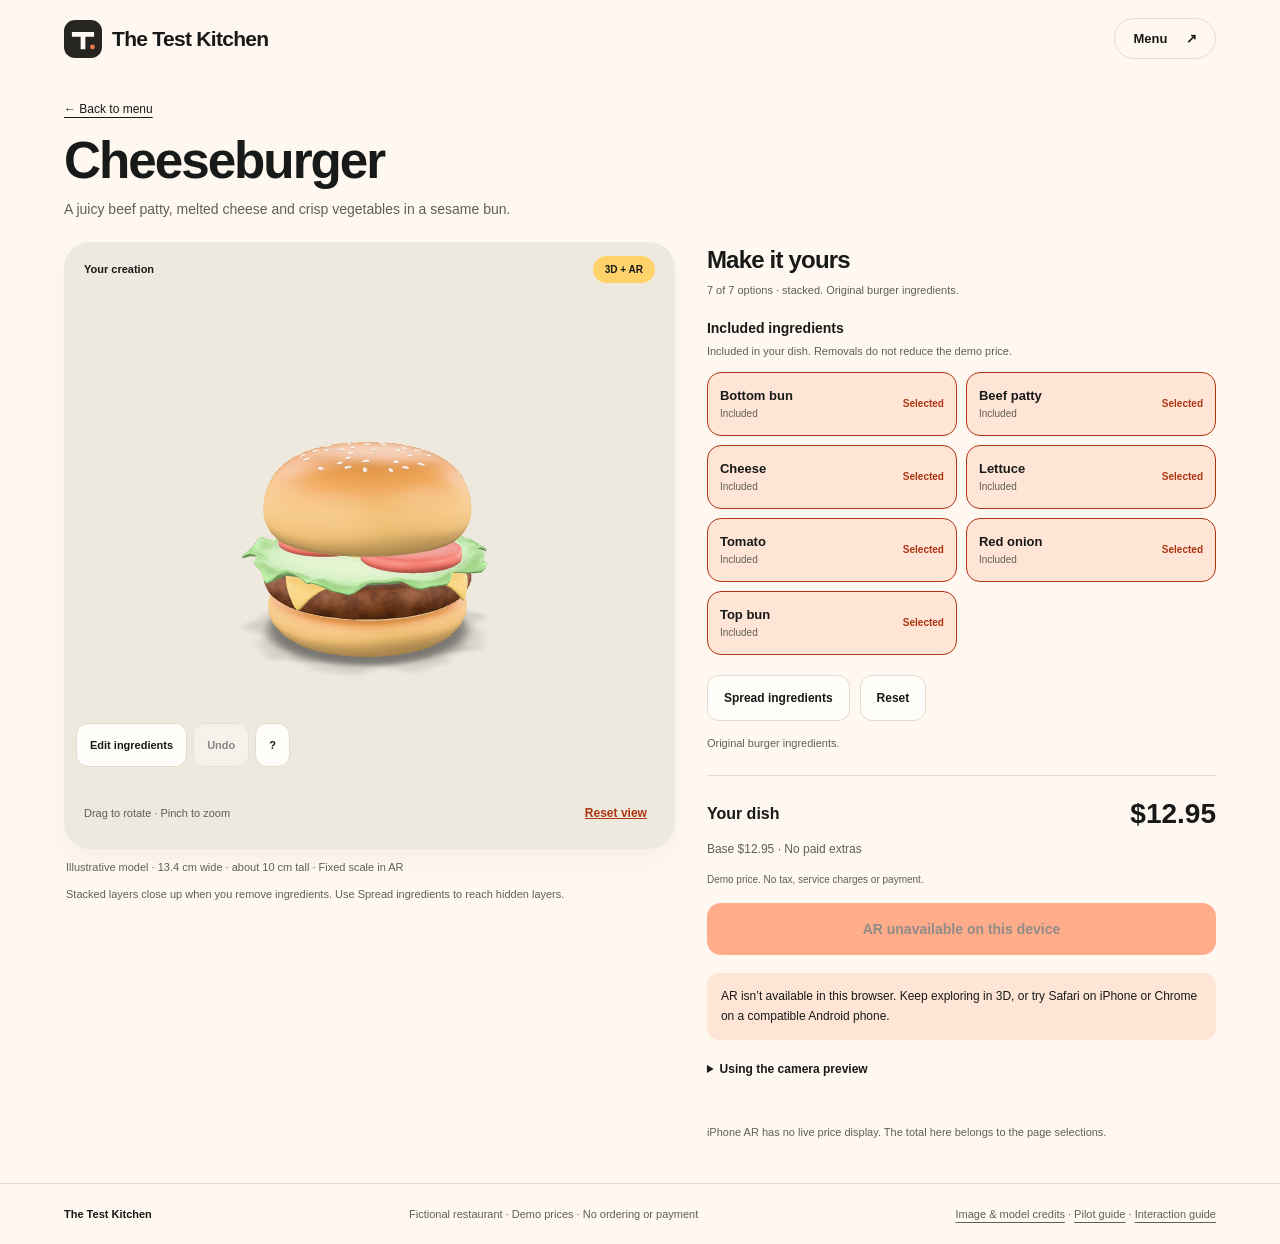
<file: index.html>
<!doctype html><html lang="en"><head><meta charset="utf-8"><meta name="viewport" content="width=device-width,initial-scale=1,viewport-fit=cover"><meta name="theme-color" content="#fffaf3"><meta name="description" content="Explore three favorites, customize your ingredients, and preview your dish on your table."><title>The Test Kitchen</title><link rel="icon" href="brand-mark.svg"><link rel="stylesheet" href="app.css?v=6"><script type="module" src="app.js?v=6"></script></head><body><a class="skip-link" href="#app">Skip to content</a><div id="app"><main class="empty-state"><h1>The Test Kitchen</h1><p role="status">Loading the menu…</p></main></div><noscript><p>Enable JavaScript to customize dishes. <a href="https://sites.google.com/view/the-test-kitchen-menu-demo">Visit the original menu</a>.</p></noscript></body></html>
</file>
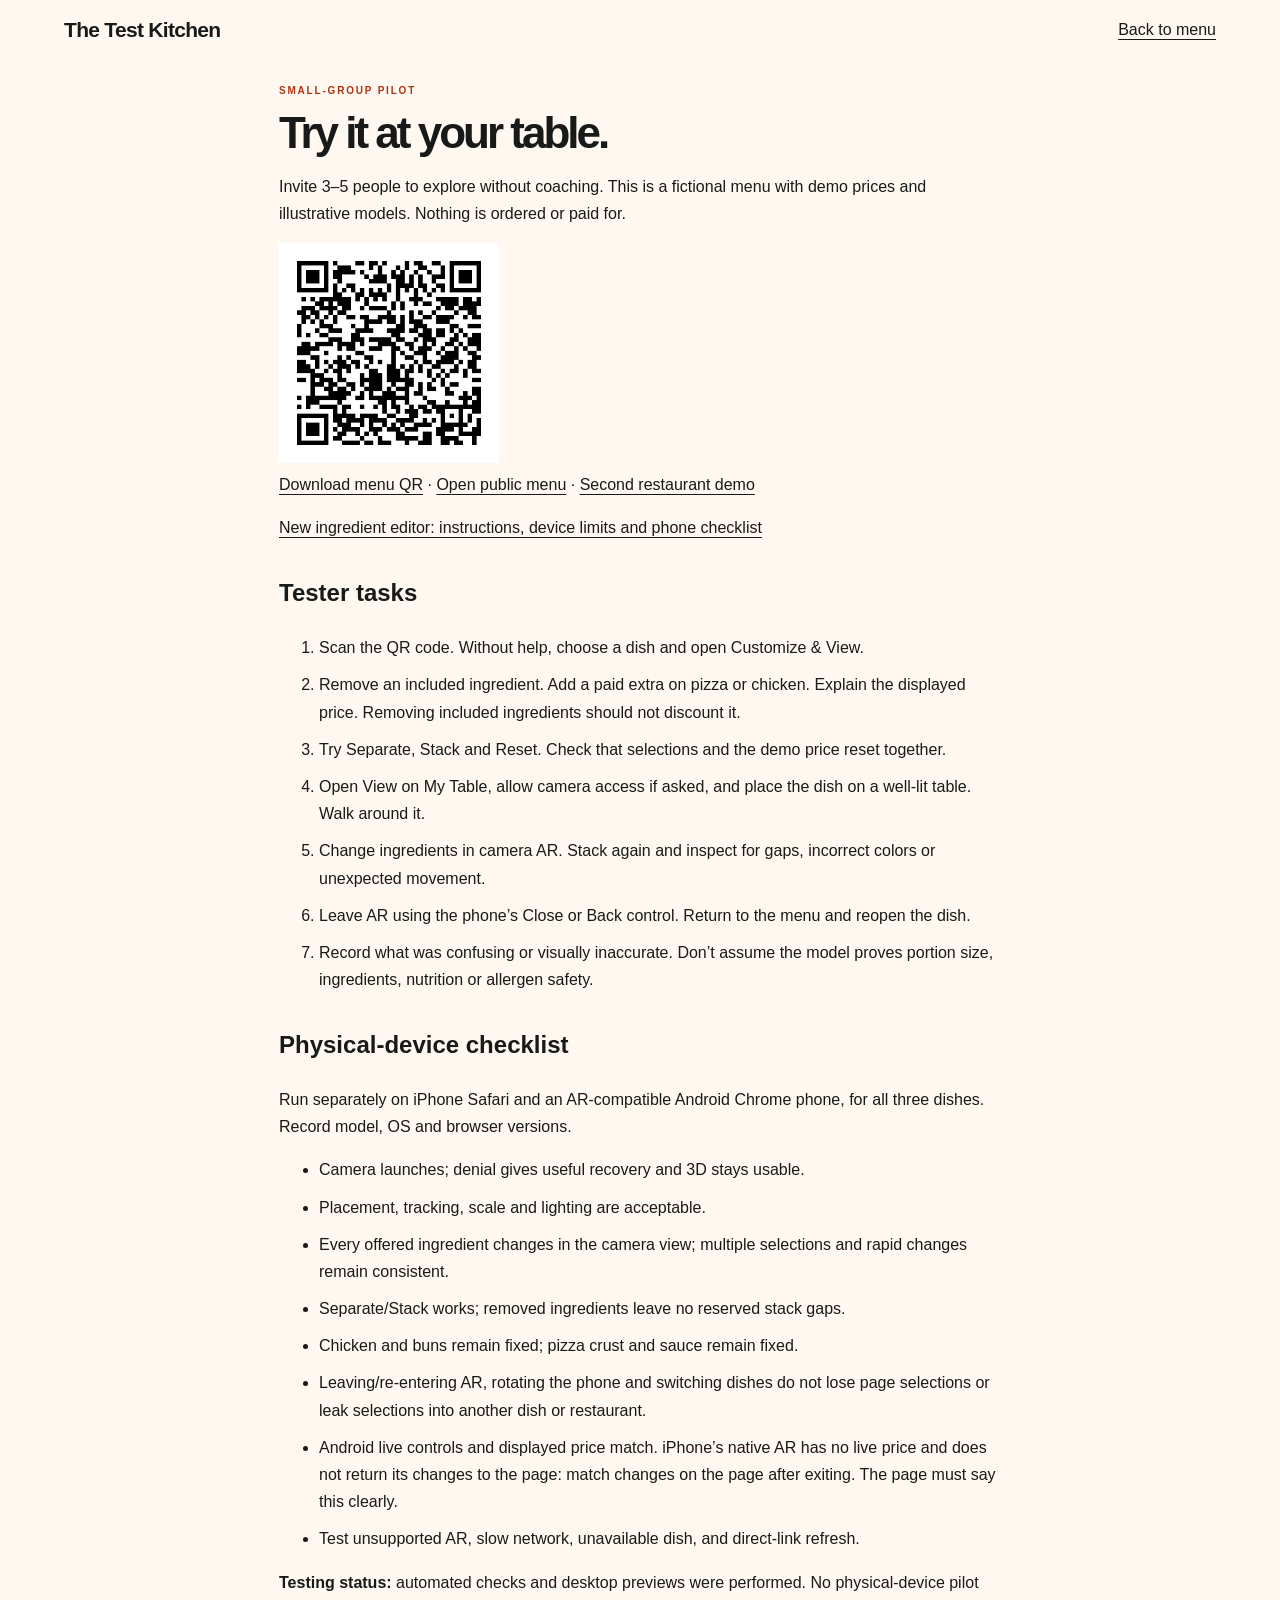
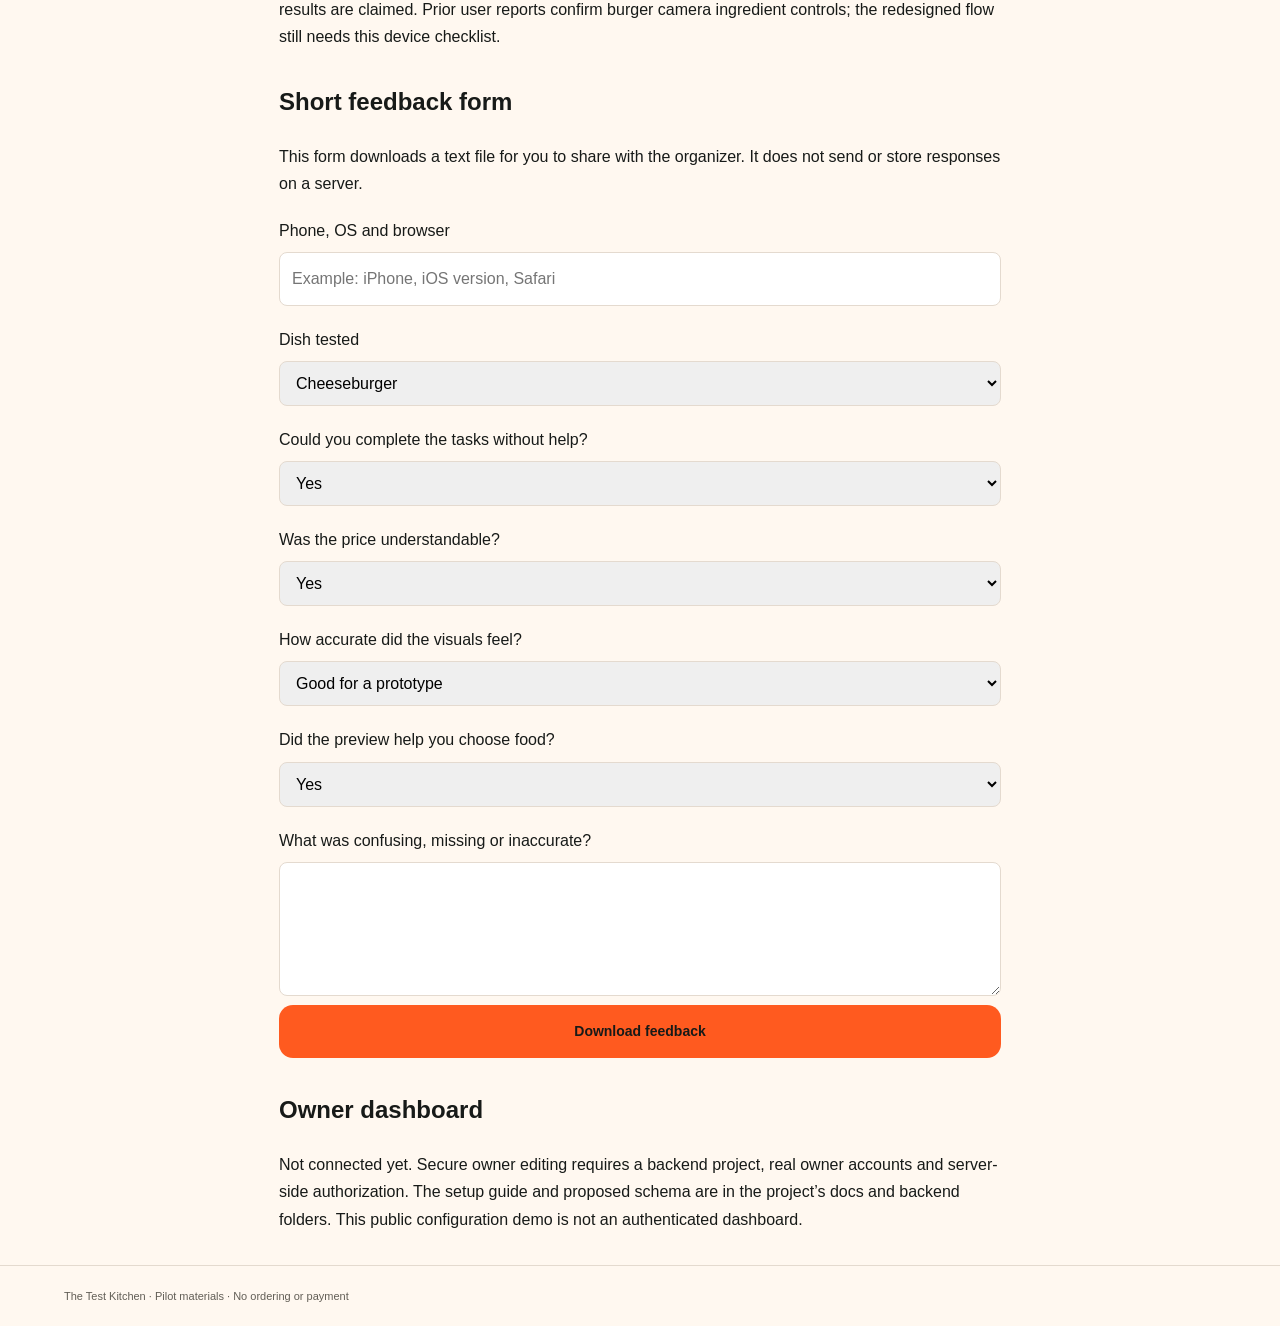
<file: pilot.html>
<!doctype html><html lang="en"><head><meta charset="utf-8"><meta name="viewport" content="width=device-width,initial-scale=1"><title>Pilot guide · The Test Kitchen</title><link rel="stylesheet" href="app.css?v=6"><script type="module" src="pilot.js?v=6"></script></head><body><header class="site-header"><a class="wordmark" href="menu.html?r=test-kitchen">The Test Kitchen</a><a href="menu.html?r=test-kitchen">Back to menu</a></header><main class="document"><p class="eyebrow">Small-group pilot</p><h1>Try it at your table.</h1><p>Invite 3–5 people to explore without coaching. This is a fictional menu with demo prices and illustrative models. Nothing is ordered or paid for.</p><img class="qr" src="menu-qr.png" alt="QR code opening The Test Kitchen public menu"><p><a href="menu-qr.png" download>Download menu QR</a> · <a href="menu.html?r=test-kitchen">Open public menu</a> · <a href="menu.html?r=harbor-demo">Second restaurant demo</a></p><p><a href="INTERACTION-NOTES.txt">New ingredient editor: instructions, device limits and phone checklist</a></p><h2>Tester tasks</h2><ol><li>Scan the QR code. Without help, choose a dish and open Customize &amp; View.</li><li>Remove an included ingredient. Add a paid extra on pizza or chicken. Explain the displayed price. Removing included ingredients should not discount it.</li><li>Try Separate, Stack and Reset. Check that selections and the demo price reset together.</li><li>Open View on My Table, allow camera access if asked, and place the dish on a well-lit table. Walk around it.</li><li>Change ingredients in camera AR. Stack again and inspect for gaps, incorrect colors or unexpected movement.</li><li>Leave AR using the phone’s Close or Back control. Return to the menu and reopen the dish.</li><li>Record what was confusing or visually inaccurate. Don’t assume the model proves portion size, ingredients, nutrition or allergen safety.</li></ol><h2>Physical-device checklist</h2><p>Run separately on iPhone Safari and an AR-compatible Android Chrome phone, for all three dishes. Record model, OS and browser versions.</p><ul><li>Camera launches; denial gives useful recovery and 3D stays usable.</li><li>Placement, tracking, scale and lighting are acceptable.</li><li>Every offered ingredient changes in the camera view; multiple selections and rapid changes remain consistent.</li><li>Separate/Stack works; removed ingredients leave no reserved stack gaps.</li><li>Chicken and buns remain fixed; pizza crust and sauce remain fixed.</li><li>Leaving/re-entering AR, rotating the phone and switching dishes do not lose page selections or leak selections into another dish or restaurant.</li><li>Android live controls and displayed price match. iPhone’s native AR has no live price and does not return its changes to the page: match changes on the page after exiting. The page must say this clearly.</li><li>Test unsupported AR, slow network, unavailable dish, and direct-link refresh.</li></ul><p><strong>Testing status:</strong> automated checks and desktop previews were performed. No physical-device pilot results are claimed. Prior user reports confirm burger camera ingredient controls; the redesigned flow still needs this device checklist.</p><h2>Short feedback form</h2><p>This form downloads a text file for you to share with the organizer. It does not send or store responses on a server.</p><form id="feedback"><label for="device">Phone, OS and browser</label><input id="device" name="Device" required maxlength="160" placeholder="Example: iPhone, iOS version, Safari"><label for="dish">Dish tested</label><select id="dish" name="Dish"><option>Cheeseburger</option><option>Pepperoni pizza</option><option>Chicken sandwich</option></select><label for="ease">Could you complete the tasks without help?</label><select id="ease" name="Ease"><option>Yes</option><option>Mostly</option><option>No</option></select><label for="price">Was the price understandable?</label><select id="price" name="Price clarity"><option>Yes</option><option>Partly</option><option>No</option></select><label for="accuracy">How accurate did the visuals feel?</label><select id="accuracy" name="Visual accuracy"><option>Good for a prototype</option><option>Some issues</option><option>Misleading or broken</option></select><label for="choice">Did the preview help you choose food?</label><select id="choice" name="Helps choice"><option>Yes</option><option>Maybe</option><option>No</option></select><label for="notes">What was confusing, missing or inaccurate?</label><textarea id="notes" name="Notes" rows="4" maxlength="3000"></textarea><p><button class="primary-button" type="submit">Download feedback</button></p><p id="feedback-status" role="status"></p></form><h2>Owner dashboard</h2><p>Not connected yet. Secure owner editing requires a backend project, real owner accounts and server-side authorization. The setup guide and proposed schema are in the project’s docs and backend folders. This public configuration demo is not an authenticated dashboard.</p></main><footer>The Test Kitchen · Pilot materials · No ordering or payment</footer></body></html>
</file>
<file: app.css>
:root{font-family:Arial,Helvetica,sans-serif;color:var(--text);background:var(--background);--background:#fff8f0;--text:#171a18;--accent:#ff5a1f;--accentInk:#171a18;--accentText:#ad3512;--accentSoft:#ffe5d6;--secondary:#ffd36a;--muted:#625e56;--line:#e4dacf;--surface:#fffdf9;--radius:26px;--shadow:0 12px 30px #3724130a;--motion:180ms}*{box-sizing:border-box}body{margin:0}button,a,input{touch-action:manipulation}a{color:inherit;text-underline-offset:4px}button{font:inherit;cursor:pointer}button:disabled{cursor:default;opacity:.48}button:focus-visible,a:focus-visible,summary:focus-visible{outline:3px solid var(--text);outline-offset:4px}[hidden]{display:none!important}.sr-only{position:absolute;width:1px;height:1px;overflow:hidden;clip-path:inset(50%)}.skip-link{position:absolute;top:-80px;left:20px;background:var(--text);color:white;padding:16px;z-index:30}.skip-link:focus{top:8px}.site-header{max-width:1380px;margin:auto;padding:18px 5%;display:flex;align-items:center;justify-content:space-between;gap:20px}.wordmark{display:flex;gap:10px;align-items:center;text-decoration:none;font-weight:800;font-size:21px;letter-spacing:-.7px}.wordmark small{display:none}.wordmark img{width:38px;height:38px}.back-link{white-space:nowrap;flex-shrink:0;font-size:13px;font-weight:700;text-decoration:none;padding:12px 18px;border:1px solid var(--line);border-radius:99px}.back-link span{margin-left:15px}main{max-width:1380px;padding:22px 5% 0;margin:auto}.eyebrow{font-size:10px;font-weight:800;letter-spacing:1.8px;text-transform:uppercase;color:var(--accentText);margin:0 0 12px}h1,h2,p{margin-top:0}h1{font-size:clamp(42px,5.4vw,72px);line-height:.99;letter-spacing:-3px;font-weight:850;margin-bottom:18px}.menu-intro{display:grid;grid-template-columns:1.4fr 1fr;column-gap:30px;align-items:end;padding:8px 0 28px}.menu-intro .eyebrow{grid-column:1/-1}.menu-intro h1{margin-bottom:0}.menu-intro h1 span{color:var(--accentText)}.menu-intro>p:not(.eyebrow){max-width:360px;color:var(--muted);line-height:1.6;font-size:15px;margin:0 0 4px}.menu-cards{display:grid;grid-template-columns:repeat(3,minmax(0,1fr));gap:22px}.dish-card{background:var(--surface);border-radius:var(--radius);overflow:hidden;box-shadow:var(--shadow);border:1px solid var(--line);transition:box-shadow var(--motion),transform var(--motion)}.card-image{display:block;position:relative;aspect-ratio:720/528;background:#e3e3df}.card-image img{width:100%;height:100%;object-fit:contain;display:block}.badge{border-radius:99px;padding:8px 12px;font-size:10px;font-weight:800;white-space:nowrap;background:var(--secondary);color:var(--text)}.card-image .badge{position:absolute;top:16px;left:16px}.card-body{padding:22px}.card-title{display:flex;align-items:start;justify-content:space-between;gap:12px}.card-title h2{font-size:23px;letter-spacing:-.9px;margin-bottom:12px;line-height:1.07}.card-title>strong{font-size:17px;white-space:nowrap;line-height:1.5}.card-body p{font-size:13px;line-height:1.65;color:var(--muted);min-height:66px;margin-bottom:20px}.card-action,.primary-button,.primary-link,.native-ar-button{display:flex;justify-content:space-between;align-items:center;text-decoration:none;border:0;border-radius:14px;padding:15px 19px;background:var(--accent);color:var(--accentInk);font-size:14px;font-weight:800;min-height:52px;transition:filter var(--motion),transform var(--motion)}.card-action span{font-size:22px;line-height:1}.primary-link{display:inline-flex}.primary-button{justify-content:center;width:100%}.demo-note{font-size:12px;line-height:1.6;color:var(--muted);margin:22px 0 8px;max-width:800px}footer{max-width:1380px;margin:32px auto 0;padding:24px 5%;border-top:1px solid var(--line);display:flex;gap:20px;justify-content:space-between;flex-wrap:wrap;font-size:11px;color:var(--muted)}footer strong{color:var(--text)}.crumb{display:inline-block;padding:0 0 20px;font-size:12px}.dish-heading{max-width:760px;padding:0 0 22px}.dish-heading .eyebrow{display:none}.dish-heading h1{font-size:clamp(36px,4vw,54px);letter-spacing:-2px;margin-bottom:12px}.dish-heading>p:last-child{font-size:14px;line-height:1.5;color:var(--muted);max-width:560px;margin:0}.experience{display:grid;grid-template-columns:minmax(0,1.2fr) minmax(0,1fr);gap:32px;align-items:start}.viewer-column{position:sticky;top:16px;min-width:0}.viewer-panel{background:#eee9df;border-radius:var(--radius);overflow:hidden;box-shadow:var(--shadow)}.viewer-topline,.viewer-bottomline{display:flex;align-items:center;justify-content:space-between;gap:12px;padding:14px 20px;font-size:11px}.viewer-topline>span:first-child{font-weight:800}.viewer-bottomline{color:var(--muted)}model-viewer{position:relative;width:100%;height:480px;background:#eee9df;--poster-color:transparent;--progress-bar-color:var(--accent)}.text-button{border:0;background:transparent;color:var(--accentText);font-weight:700;min-height:44px;padding:8px;font-size:12px;text-decoration:underline}.model-note,.status{font-size:11px;line-height:1.6;color:var(--muted);margin:10px 2px}.recipe-customizer{padding:4px 0}.recipe-heading h2{font-size:24px;letter-spacing:-.8px;margin-bottom:8px}.recipe-heading p{font-size:11px;color:var(--muted);line-height:1.5}fieldset{border:0;padding:0;margin:22px 0 0;min-width:0}legend{padding:0;font-weight:800;font-size:14px}.group-note{font-size:11px;color:var(--muted);line-height:1.5;margin:7px 0 12px}.ingredient-grid{display:grid;grid-template-columns:1fr 1fr;gap:9px}.ingredient-grid button{display:flex;align-items:center;justify-content:space-between;gap:10px;border:1px solid var(--line);background:var(--surface);border-radius:14px;min-height:64px;padding:12px;text-align:left;color:var(--text);transition:background var(--motion),border-color var(--motion)}.ingredient-grid button[aria-pressed=true]{border-color:var(--accentText);background:var(--accentSoft)}.ingredient-label{font-weight:700;font-size:13px}.ingredient-label small{display:block;font-size:10px;font-weight:400;color:var(--muted);margin-top:5px}.ingredient-state{font-size:10px;color:var(--accentText);font-weight:700}.recipe-actions{display:flex;gap:10px;margin-top:20px}.recipe-actions button,.tray-body>[data-reset]{border:1px solid var(--line);border-radius:12px;background:var(--surface);color:var(--text);min-height:46px;padding:12px 16px;font-size:12px;font-weight:700}.base-note{font-size:11px;color:var(--muted);line-height:1.5;margin:14px 0 0}.price-summary{padding:22px 0 16px;border-top:1px solid var(--line);margin-top:20px}.price-summary>div{display:flex;justify-content:space-between;align-items:center;font-weight:700}.price-summary strong{font-size:28px}.price-summary p{font-size:12px;line-height:1.6;margin:10px 0;color:var(--muted)}.price-summary small{font-size:10px;color:var(--muted)}.action-dock{display:flex;align-items:center;gap:14px}.action-dock>div{display:none}.help{margin:20px 0;font-size:12px;line-height:1.65;color:var(--muted)}.help summary{font-weight:700;cursor:pointer;color:var(--text);min-height:44px}.help img{vertical-align:middle}.help a{color:var(--accentText)}#ios-fallback[aria-disabled=true]{pointer-events:none;opacity:.5}.notice,.phone-note{padding:14px;border-radius:12px;background:var(--accentSoft);font-size:12px;line-height:1.6;margin-top:18px}.price-caveat{font-size:11px;color:var(--muted);line-height:1.5}.loading-indicator{position:absolute;inset:0;z-index:7;display:flex;align-items:center;justify-content:center;text-align:center;padding:30px;font-size:14px;background:#eee9df;line-height:1.6}.native-ar-button{display:none}.interaction-ui{position:absolute;inset:0;pointer-events:none;color:var(--text);font-size:12px}.pick-surface{position:absolute;inset:0;pointer-events:auto;touch-action:none;z-index:1}.editor-top{position:absolute;top:8px;left:14px;right:14px;z-index:2;pointer-events:none}.edit-message,.selection-label{max-width:340px;width:fit-content;border-radius:10px;padding:8px 10px;background:var(--surface);font-size:11px;line-height:1.5;margin:0 0 6px;box-shadow:var(--shadow)}.edit-message:empty,.selection-label:empty{display:none}.selection-label{background:var(--secondary);font-weight:700}.trash-target{position:absolute;right:max(16px,env(safe-area-inset-right));top:46%;width:56px;height:56px;border:1px solid var(--line);border-radius:18px;background:var(--surface);color:var(--text);display:flex;align-items:center;justify-content:center;flex-direction:column;gap:2px;z-index:4;pointer-events:auto;padding:7px;box-shadow:var(--shadow);transition:width var(--motion),height var(--motion),background var(--motion);touch-action:none}.trash-target span{font-size:9px;font-weight:700}.dragging .trash-target{width:88px;height:88px;border:2px dashed var(--accentText)}.trash-target.over-bin{background:var(--secondary);border:2px solid var(--text)}.drag-ghost{position:absolute;z-index:6;background:var(--secondary);border:2px solid var(--text);padding:14px 18px;border-radius:30px;font-size:13px;font-weight:800;max-width:150px;pointer-events:none;box-shadow:0 8px 20px #0002}.edit-toolbar{position:absolute;bottom:10px;left:12px;display:flex;gap:6px;z-index:3;pointer-events:auto}.edit-toolbar button,.ar-bottom-actions button{border:1px solid var(--line);border-radius:12px;min-height:44px;padding:10px 13px;background:var(--surface);color:var(--text);font-weight:700;font-size:11px}.edit-toolbar [aria-pressed=true]{background:var(--text);color:var(--background)}.ar-customizer,.ar-heading{display:none}.exit-ar{position:absolute;top:max(12px,env(safe-area-inset-top));left:max(12px,env(safe-area-inset-left));min-height:44px;border:0;border-radius:99px;background:var(--surface);color:var(--text);padding:12px 18px;pointer-events:auto;font-weight:700}
/* Only this viewer's actual WebXR DOM overlay gets camera controls. */
.in-ar{position:fixed;inset:0}.in-ar .ar-heading{display:block;position:absolute;top:max(14px,env(safe-area-inset-top));right:max(14px,env(safe-area-inset-right));padding:10px 14px;border-radius:99px;background:var(--surface);font-weight:800;max-width:60%;z-index:3}.in-ar .editor-top{top:calc(68px + env(safe-area-inset-top))}.in-ar .ar-customizer{display:block;position:absolute;left:max(12px,env(safe-area-inset-left));right:max(12px,env(safe-area-inset-right));bottom:calc(10px + env(safe-area-inset-bottom));z-index:3;pointer-events:auto;max-width:520px;margin:auto}.ingredient-tray{background:var(--surface);border:1px solid var(--line);border-radius:18px;box-shadow:var(--shadow)}.ingredient-tray summary{padding:14px 16px;min-height:52px;cursor:pointer;font-weight:800}.ingredient-tray summary span{float:right;font-size:16px}.ingredient-tray summary small{font-size:9px;font-weight:400;margin-left:8px}.tray-body{max-height:30svh;overflow:auto;padding:0 14px 14px;overscroll-behavior:contain}.tray-body fieldset{margin-top:12px}.tray-body .group-note{display:none}.tray-body .ingredient-grid button{min-height:48px}.tray-body>[data-reset]{margin-top:12px}.ar-bottom-actions{margin-top:8px}.in-ar .edit-toolbar{left:auto;right:max(12px,env(safe-area-inset-right));bottom:calc(10px + env(safe-area-inset-bottom));z-index:5}.in-ar .ar-bottom-actions{padding-right:215px}.in-ar .ar-bottom-actions button{padding:10px}.in-ar .trash-target{top:40%}.in-ar:has(.ingredient-tray[open]) .trash-target{top:30%}.in-ar:has(.ingredient-tray[open]) .pick-surface{pointer-events:none}.in-ar:has(.ingredient-tray[open]) .trash-target{visibility:hidden}model-viewer[ar-status=session-started] .loading-indicator,model-viewer[ar-status=object-placed] .loading-indicator{display:none}.empty-state{padding-top:70px;padding-bottom:70px;max-width:850px}.empty-state p{line-height:1.7;color:var(--muted)}.unavailable-image{width:240px;border-radius:20px;margin-bottom:30px}.document{max-width:850px;line-height:1.7}.document h1{font-size:44px}.document h2{margin-top:32px}.document li{margin-bottom:10px}.document textarea,.document input,.document select{font:inherit;width:100%;padding:12px;border:1px solid var(--line);border-radius:8px}.document label{display:block;margin:20px 0 8px}.document .qr{width:220px;height:auto}
@media(hover:hover){.card-action:hover,.primary-button:hover{filter:brightness(.94)}.dish-card:hover{transform:translateY(-3px);box-shadow:0 16px 36px #37241314}}
@media(max-width:1000px){.experience{gap:24px}.card-title{display:block}.card-title strong{display:block;margin-bottom:12px}.card-body{padding:18px}.card-body p{min-height:86px}.wordmark{font-size:19px}}
@media(max-width:700px){.site-header{padding:14px 5%}.wordmark{font-size:18px}.wordmark img{width:34px;height:34px}main{padding:14px 5% 0}.menu-intro{display:block;padding:4px 0 22px}.menu-intro .eyebrow{margin-bottom:10px}.menu-intro h1{font-size:46px;letter-spacing:-2px;margin-bottom:12px}.menu-intro h1 br{display:none}.menu-intro h1 span{display:inline}.menu-intro>p:not(.eyebrow){font-size:13px;line-height:1.5;max-width:400px}.menu-cards{grid-template-columns:1fr;gap:22px}.card-title{display:flex}.card-title strong{margin:0}.card-body p{min-height:0;margin-bottom:16px}.card-body{padding:20px}.card-title h2{font-size:24px}.experience{display:block}.viewer-column{position:static}.viewer-topline,.viewer-bottomline{padding:10px 14px}model-viewer{height:380px;max-height:60svh;min-height:310px}.details{margin-top:24px}.dish-heading{padding-bottom:18px}.dish-heading h1{font-size:37px}.dish-heading>p:last-child{font-size:13px}.action-dock{position:fixed;bottom:0;left:0;right:0;background:var(--background);border-top:1px solid var(--line);padding:12px 5% calc(12px + env(safe-area-inset-bottom));z-index:8}.action-dock>div{display:block;min-width:70px}.action-dock small{display:block;font-size:10px;color:var(--muted)}.action-dock strong{display:block;font-size:20px;margin-top:4px}.action-dock .primary-button{flex:1;padding:14px 10px;font-size:12px}body:has(.action-dock){padding-bottom:calc(110px + env(safe-area-inset-bottom))}footer{margin-top:28px;gap:14px}.empty-state h1{font-size:38px}.edit-message{max-width:260px}.in-ar .ar-bottom-actions{padding-right:0}.in-ar .ar-bottom-actions button{max-width:112px;min-height:48px}.in-ar .edit-toolbar button{padding:10px;font-size:10px;min-height:48px}}
@media(max-height:520px) and (orientation:landscape){.in-ar .ar-customizer{left:12px;right:auto;width:52%;max-width:380px}.in-ar .edit-toolbar{right:12px}.in-ar .ar-bottom-actions{padding:0}.in-ar .trash-target{top:43%}.in-ar .tray-body{max-height:30svh}.in-ar .editor-top{left:110px;top:10px;right:170px}.in-ar .ar-heading{max-width:165px;font-size:10px}}
@media(prefers-reduced-motion:reduce){*{scroll-behavior:auto!important;animation:none!important;transition:none!important}}
@media(max-width:700px){.in-ar .edit-toolbar [data-edit-mode]{max-width:88px}}
@media(max-height:520px) and (orientation:landscape){.experience{display:block}.viewer-column{position:static}model-viewer{height:300px}.details{margin-top:24px}}
</file>
